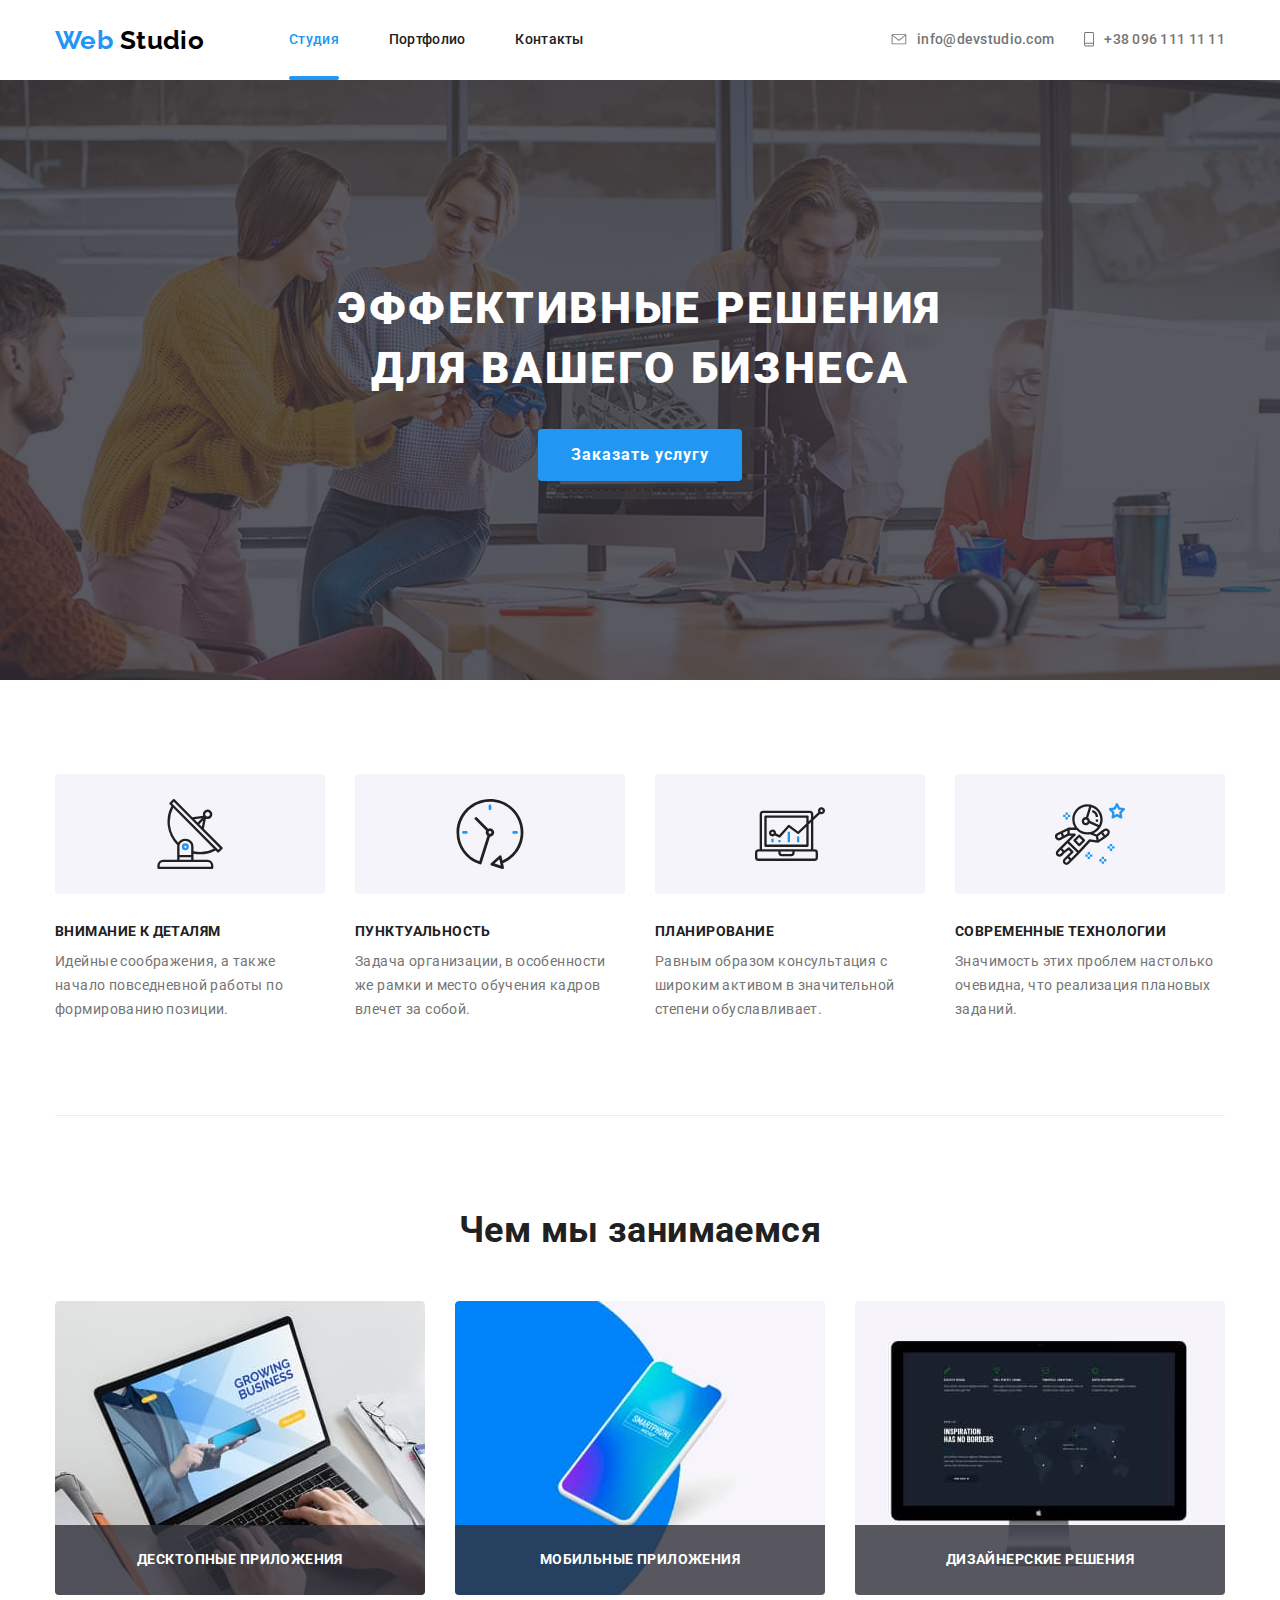
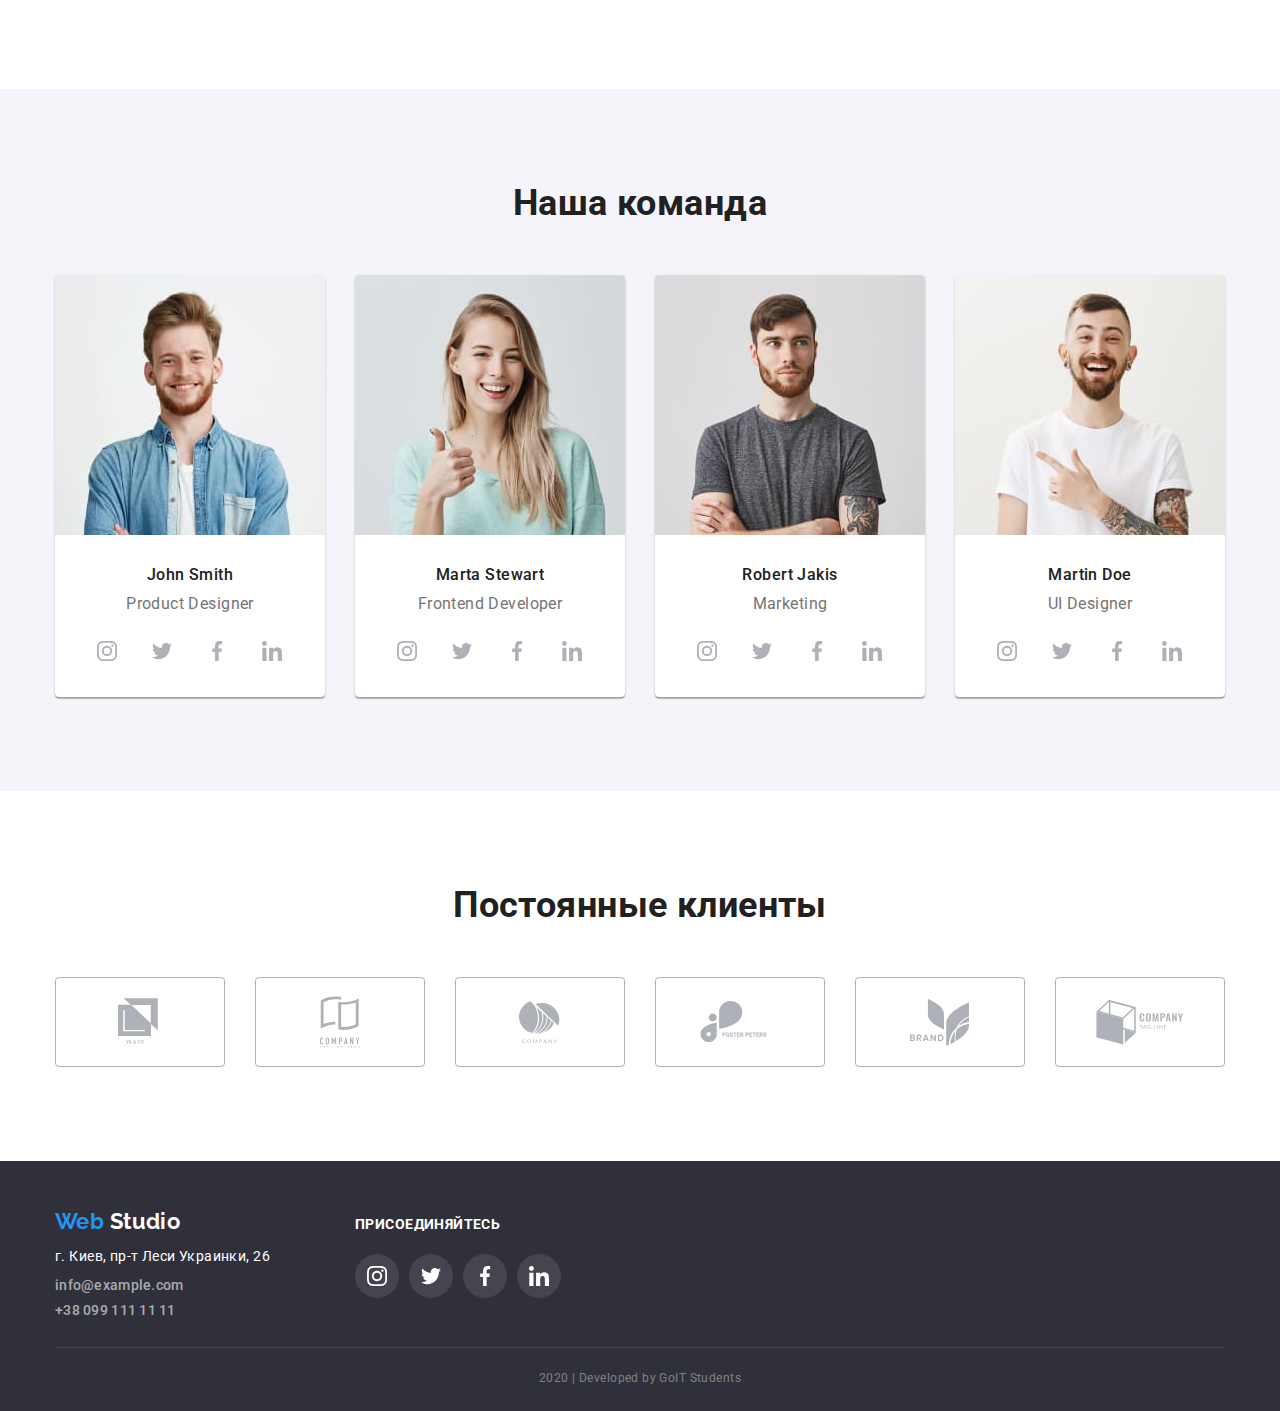
<file: index.html>
<!DOCTYPE html>
<html lang="ru">
<head>
  <meta charset="UTF-8">
  <meta name="viewport" content="width=device-width, initial-scale=1.0">
  <title>Document</title>
  <link href="https://fonts.googleapis.com/css2?family=Raleway:wght@400;700&family=Roboto:wght@400;500;700;900&display=swap" rel="stylesheet">
  <link rel="stylesheet" href="https://cdnjs.cloudflare.com/ajax/libs/modern-normalize/0.6.0/modern-normalize.min.css">
  <link rel="stylesheet" href="./css/styles.css">
</head>
<body>
  <header class="header-bar is-hidden">
    <div class="container">
      <nav class="main-nav">
        <a href="./index.html" class="logo">Web <span class="studio-logo">Studio</span></a>
        <ul class="list-nav list">
          <li class="item">
            <a href="./index.html" class="accent nav">Студия</a>
          </li>
          <li class="item"><a href="./portfolio.html" class="nav">Портфолио</a></li>
          <li class="item"><a href="" class="nav">Контакты</a></li>
        </ul>
      </nav>
      <ul class="contacts list">
          <li class="item">
            <a href="mailto:info@devstudio.com" class="mail">
              <svg class="link-icon" width="16px" height="11px" >
                <use href="./image/sprite.svg#envelope"></use> 
              </svg>
             info@devstudio.com
            </a>
          </li>
          <li class="item">
            <a href="tel:+380961111111" class="phone">
              <svg class="link-icon" width="10px" height="15px" >
                <use href="./image/sprite.svg#tel"></use> 
              </svg>
            +38 096 111 11 11
            </a>
          </li>
      </ul>
    </div>
  </header>
  <main>
    <!-- Hero -->
    <section class="hero">
        <div class="content-hero">
          <h1 class="hero-title">эффективные решения для вашего бизнеса</h1>
          <a href="" class="button">Заказать услугу</a>  
        </div>
    </section>
  
  <!-- секция наши преимущества -->
  <section class="advantages indent">
    <div class="container">
      <!-- <h2>Наши преимущества</h2> -->
      <ul class="list-advantages list">
        <!-- вставить svg, после урока по svg -->
          <li class="item">
            <div class="box-icon">
              <svg class="icon" width="70px" height="70px">
                <use href="./image/sprite.svg#antenna"></use> 
              </svg>
            </div>
            <h3 class="advantages-title direct-title">Внимание к деталям</h3>
            <p class="text">Идейные соображения, а также начало повседневной работы по формированию позиции.</p>
          </li>
          <li class="item">
            <div class="box-icon">
              <svg class="icon" width="70px" height="70px">
                <use href="./image/sprite.svg#time"></use> 
              </svg>
            </div>
           <h3 class="advantages-title direct-title">Пунктуальность</h3>
           <p class="text">Задача организации, в особенности же рамки и место обучения кадров влечет за собой.</p>
          </li>
          <li class="item">
            <div class="box-icon">
              <svg class="icon" width="70px" height="70px">
                <use href="./image/sprite.svg#computer"></use> 
              </svg>
            </div>
            <h3 class="advantages-title direct-title">Планирование</h3>
            <p class="text">Равным образом консультация с широким активом в значительной степени обуславливает.</p>
          </li>
          <li class="item">
            <div class="box-icon">
              <svg class="icon" width="70px" height="70px">
                <use href="./image/sprite.svg#astronaut"></use> 
              </svg>
            </div>
            <h3 class="advantages-title direct-title">Современные технологии</h3>
            <p class="text">Значимость этих проблем настолько очевидна, что реализация плановых заданий.</p>
          </li>
        </ul>   
    </div>
  </section>

  <!-- секция чем мы занимаемся -->
  <section class="work indent">
    <div class="container">
      <h2 class="work-heading main-title">Чем мы занимаемся</h2>
      <ul class="list-work list">
        <li class="item">
            <img src="./image/desktop.jpg" class="picture" alt="ноутбук" width="370" height="294">
          <div class="title-box">
            <h3 class="work-title direct-title">Десктопные приложения</h3>
          </div>
        </li>
        <li class="item">
          <img src="./image/mobile.jpg" class="picture" alt="мобильный телефон" width="370" height="294">
          <div class="title-box">
            <h3 class="work-title direct-title">Мобильные приложения</h3>
          </div>
        </li>
        <li class="item">
          <img src="./image/design.jpg" class="picture" alt="монитор с черной картой мира" width="370" height="294">
          <div class="title-box">         
            <h3 class="work-title direct-title">Дизайнерские решения</h3>
          </div>
        </li>
      </ul>
    </div>
  </section>

  <!-- секция наша команда -->
  <section class="team indent">
    <div class="container ">
      <h2 class="team-heading main-title">Наша команда</h2>
      <ul class="list-team list">
        <li class="item">
          <img class="team-image" src="./image/john.jpg" alt="Джон Смит" width="270" height="260">
          <h3 class="team-title">John Smith</h3>
          <p class="profession text">Product Designer</p>
          <!-- вставить svg -->
          <ul class="public list">
            <li class="item">
              <a href="" class="link" aria-label="Ccылка на Инстаграм">
                <svg class="link-icon" width="20px" height="20px" >
                  <use href="./image/sprite.svg#instagram"></use> 
                </svg>
              </a>
            </li>
            <li class="item">
              <a href="" class="link" aria-label="Ccылка на Твиттер">
                <svg class="link-icon" width="20px" height="20px">
                  <use href="./image/sprite.svg#twitter"></use> 
                </svg>
              </a>
            </li>
            <li class="item">
              <a href="" class="link" aria-label="Ccылка на Фейсбук">
                <svg class="link-icon" width="20px" height="20px">
                  <use href="./image/sprite.svg#facebook"></use> 
                </svg>
              </a>
            </li>
            <li class="item">
              <a href="" class="link" aria-label="Ccылка на Линкедин">
                <svg class="link-icon" width="20px" height="20px">
                  <use href="./image/sprite.svg#linkedin"></use> 
                </svg>
              </a>
            </li>
          </ul>
        </li>
        <li class="item">
          <img class="team-image" src="./image/marta.jpg" alt="Марта Стюарт" width="270" height="260">
          <h3 class="team-title">Marta Stewart</h3>
          <p class="profession text">Frontend Developer</p>
          <!-- вставить svg -->
          <ul class="public list">
            <li class="item">
              <a href="" class="link" aria-label="Ccылка на Инстаграм">
                <svg class="link-icon" width="20px" height="20px" >
                  <use href="./image/sprite.svg#instagram"></use> 
                </svg>
              </a>
            </li>
            <li class="item">
              <a href="" class="link" aria-label="Ccылка на Твиттер">
                <svg class="link-icon" width="20px" height="20px">
                  <use href="./image/sprite.svg#twitter"></use> 
                </svg>
              </a>
            </li>
            <li class="item">
              <a href="" class="link" aria-label="Ccылка на Фейсбук">
                <svg class="link-icon" width="20px" height="20px">
                  <use href="./image/sprite.svg#facebook"></use> 
                </svg>
              </a>
            </li>
            <li class="item">
              <a href="" class="link" aria-label="Ccылка на Линкедин">
                <svg class="link-icon" width="20px" height="20px">
                  <use href="./image/sprite.svg#linkedin"></use> 
                </svg>
              </a>
            </li>
          </ul>
        </li>
        <li class="item">
          <img class="team-image" src="./image/robert.jpg" alt="Роберт Якіс" width="270" height="260">
          <h3 class="team-title">Robert Jakis</h3>
          <p class="profession text">Marketing</p>
          <!-- вставить svg -->
          <ul class="public list">
            <li class="item">
              <a href="" class="link" aria-label="Ccылка на Инстаграм">
                <svg class="link-icon" width="20px" height="20px" >
                  <use href="./image/sprite.svg#instagram"></use> 
                </svg>
              </a>
            </li>
            <li class="item">
              <a href="" class="link" aria-label="Ccылка на Твиттер">
                <svg class="link-icon" width="20px" height="20px">
                  <use href="./image/sprite.svg#twitter"></use> 
                </svg>
              </a>
            </li>
            <li class="item">
              <a href="" class="link" aria-label="Ccылка на Фейсбук">
                <svg class="link-icon" width="20px" height="20px">
                  <use href="./image/sprite.svg#facebook"></use> 
                </svg>
              </a>
            </li>
            <li class="item">
              <a href="" class="link" aria-label="Ccылка на Линкедин">
                <svg class="link-icon" width="20px" height="20px">
                  <use href="./image/sprite.svg#linkedin"></use> 
                </svg>
              </a>
            </li>
          </ul>
        </li>
        <li class="item">
          <img class="team-image" src="./image/martin.jpg" alt="Мартин Доу" width="270" height="260">
          <h3 class="team-title">Martin Doe</h3>
          <p class="profession text">UI Designer</p>
          <!-- вставить svg -->
          <ul class="public list">
            <li class="item">
              <a href="" class="link" aria-label="Ccылка на Инстаграм">
                <svg class="link-icon" width="20px" height="20px" >
                  <use href="./image/sprite.svg#instagram"></use> 
                </svg>
              </a>
            </li>
            <li class="item">
              <a href="" class="link" aria-label="Ccылка на Твиттер">
                <svg class="link-icon" width="20px" height="20px">
                  <use href="./image/sprite.svg#twitter"></use> 
                </svg>
              </a>
            </li>
            <li class="item">
              <a href="" class="link" aria-label="Ccылка на Фейсбук">
                <svg class="link-icon" width="20px" height="20px">
                  <use href="./image/sprite.svg#facebook"></use> 
                </svg>
              </a>
            </li>
            <li class="item">
              <a href="" class="link" aria-label="Ccылка на Линкедин">
                <svg class="link-icon" width="20px" height="20px">
                  <use href="./image/sprite.svg#linkedin"></use> 
                </svg>
              </a>
            </li>
          </ul>
        </li>
      </ul>  
    </div>
  </section>

  <!--секция постоянные клиенты -->
  <section class="clients indent">
    <div class="container">
      <h2 class="main-title">Постоянные клиенты</h2>
    <!-- вставить лого настоящих компаний -->
      <ul class="list-clients list">
        <li class="item">
            <a href="" class="link box-icon" aria-label="Ccылка на сайт компании 1">
              <svg class="link-icon" width="44px" height="49px" >
                <use href="./image/sprite.svg#logo1"></use> 
              </svg>
            </a>
        </li>
        <li class="item">
            <a href="" class="link box-icon" aria-label="Ccылка на сайт компании 2">
              <svg class="link-icon" width="40px" height="52px" >
                <use href="./image/sprite.svg#logo2"></use> 
              </svg>
            </a>
        </li>
        <li class="item">
            <a href="" class="link box-icon" aria-label="Ccылка на сайт компании 3">
              <svg class="link-icon" width="41px" height="43px" >
                <use href="./image/sprite.svg#logo3"></use> 
              </svg>
            </a>
        </li>
        <li class="item">
            <a href="" class="link box-icon" aria-label="Ccылка на сайт компании 4">
              <svg class="link-icon" width="80px" height="42px" >
                <use href="./image/sprite.svg#logo4"></use> 
              </svg>
            </a>
        </li>
        <li class="item">
            <a href="" class="link box-icon" aria-label="Ccылка на сайт компании 5">
              <svg class="link-icon" width="59px" height="47px" >
                <use href="./image/sprite.svg#logo5"></use> 
              </svg>
            </a>
        </li>
        <li class="item">
            <a href="" class="link box-icon" aria-label="Ccылка на сайт компании 6">
              <svg class="link-icon" width="88px" height="45px" >
                <use href="./image/sprite.svg#logo6"></use> 
              </svg>
            </a>
        </li>
      </ul>
    </div> 
  </section>   
  </main>

  <!-- footer -->
  <footer class="footer">
    <div class="container">
      <div class="content">
        <div class="box-address">
          <a href="./index.html" class="logo">Web <span class="studio-logo">Studio</span></a>
          <address class="address">г. Киев, пр-т Леси Украинки, 26 
          <a href="mailto:info@example.com" class="mail">info@example.com</a>
          <a href="tel:+380991111111" class="phone">+38 099 111 11 11</a>
          </address>
        </div>

        <div class="box-appeal">
          <p class="appeal text">присоединяйтесь</p>
          <ul class="public list">
            <li class="item">
              <a href="" class="link" aria-label="Ccылка на Инстаграм">
                <svg class="link-icon" width="20px" height="20px" >
                  <use href="./image/sprite.svg#instagram"></use> 
                </svg>
              </a>
            </li>
            <li class="item">
              <a href="" class="link" aria-label="Ccылка на Твиттер">
                <svg class="link-icon" width="20px" height="20px">
                  <use href="./image/sprite.svg#twitter"></use> 
                </svg>
              </a>
            </li>
            <li class="item">
              <a href="" class="link" aria-label="Ccылка на Фейсбук">
                <svg class="link-icon" width="20px" height="20px">
                  <use href="./image/sprite.svg#facebook"></use> 
                </svg>
              </a>
            </li>
            <li class="item">
              <a href="" class="link" aria-label="Ccылка на Линкедин">
                <svg class="link-icon" width="20px" height="20px">
                  <use href="./image/sprite.svg#linkedin"></use> 
                </svg>
              </a>
            </li>
          </ul>
        </div>
      </div>
      <p class="copyright text">2020 | Developed by GoIT Students</p>
    </div>
  </footer>
</body>
</html>
</file>
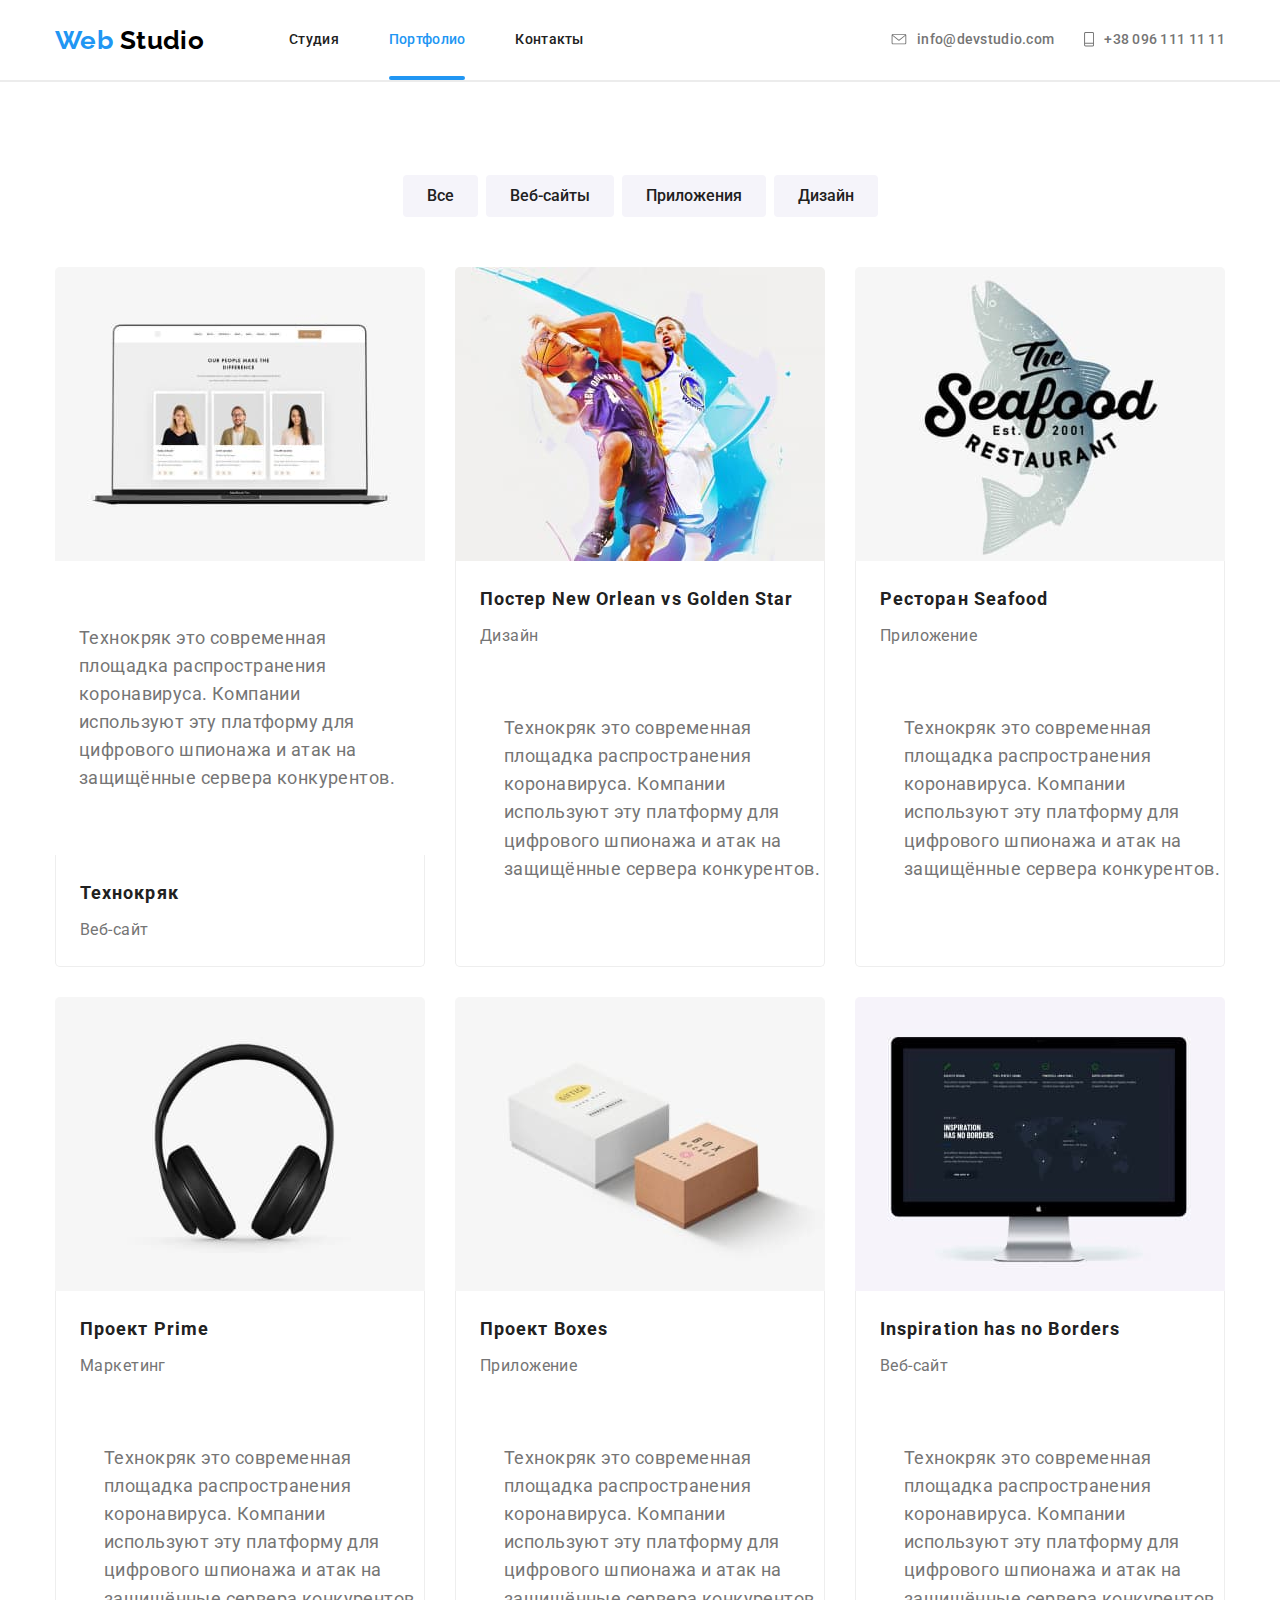
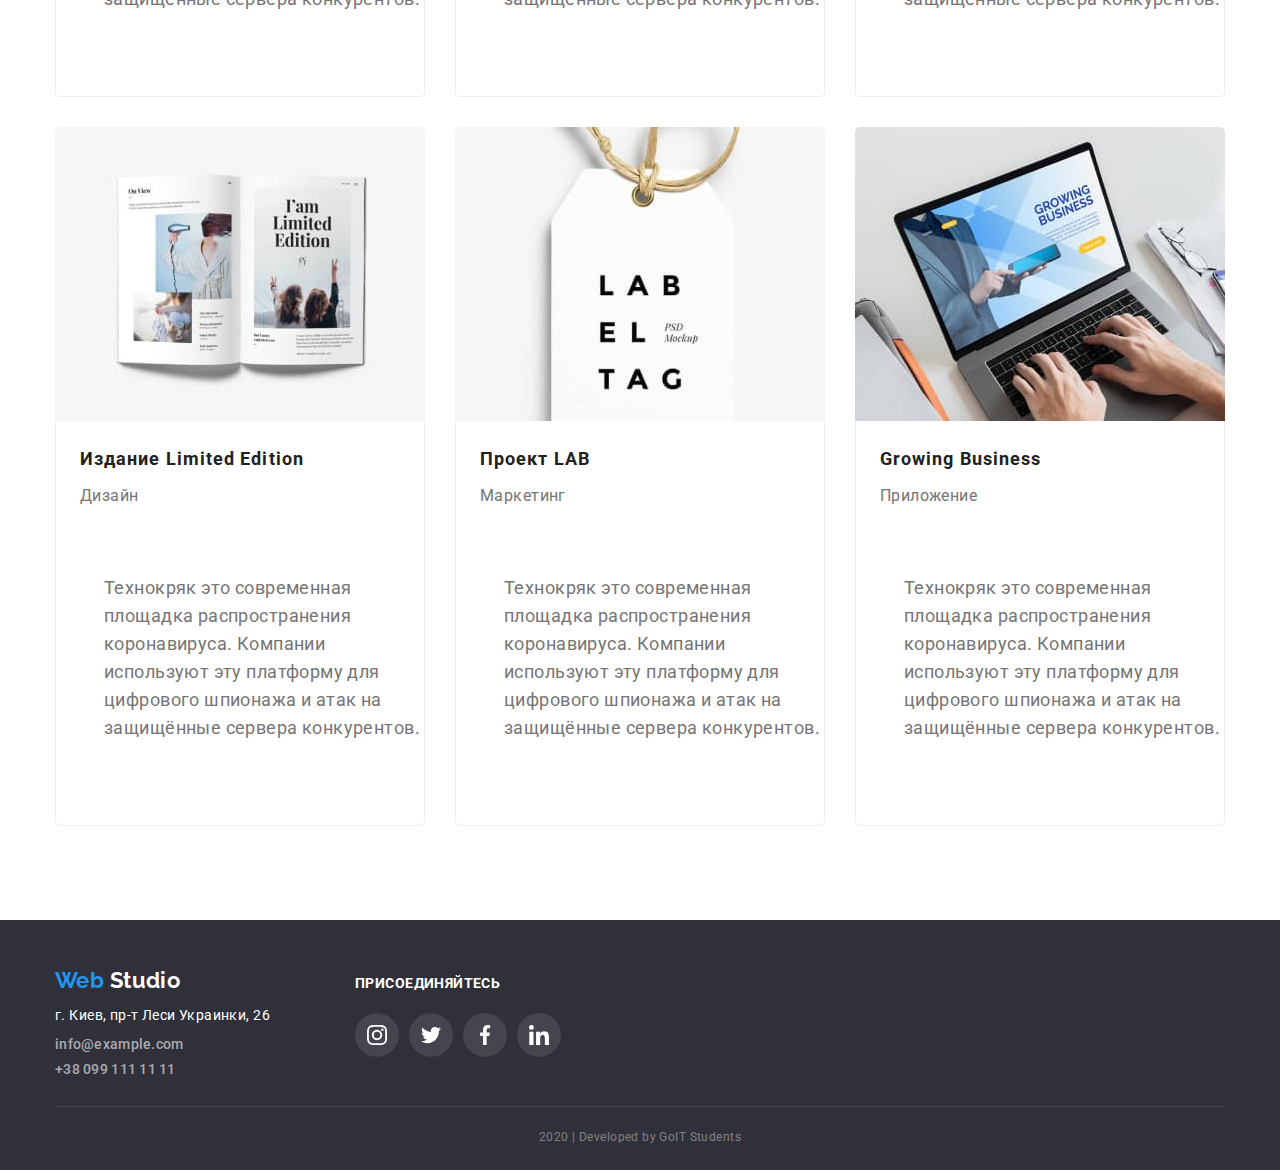
<file: portfolio.html>
<!DOCTYPE html>
<html lang="ru">
<head>
  <meta charset="UTF-8">
  <meta name="viewport" content="width=device-width, initial-scale=1.0">
  <title>Document</title>
  <link href="https://fonts.googleapis.com/css2?family=Raleway:wght@400;700&family=Roboto:wght@400;500;700;900&display=swap" rel="stylesheet">
  <link rel="stylesheet" href="https://cdnjs.cloudflare.com/ajax/libs/modern-normalize/0.6.0/modern-normalize.min.css">
  <link rel="stylesheet" href="./css/styles.css">
</head>
<body>
  <header class="header-bar">
    <div class="container">
      <nav class="main-nav">
        <a href="./index.html" class="logo">Web <span class="studio-logo">Studio</span></a>
        <ul class="list-nav list">
          <li class="item"><a href="./index.html" class="nav">Студия</a></li>
          <li class="item"><a href="./portfolio.html" class="accent nav">Портфолио</a></li>
          <li class="item"><a href="" class="nav">Контакты</a></li>
        </ul>
      </nav>
      <ul class="contacts list">
          <li class="item">
            <a href="mailto:info@devstudio.com" class="mail">
              <svg class="link-icon" width="16px" height="11px" >
                <use href="./image/sprite.svg#envelope"></use> 
              </svg>
             info@devstudio.com
            </a>
          </li>
          <li class="item">
            <a href="tel:+380961111111" class="phone">
              <svg class="link-icon" width="10px" height="15px" >
                <use href="./image/sprite.svg#tel"></use> 
              </svg>
            +38 096 111 11 11
            </a>
          </li>
      </ul>
    </div>
  </header>
  <main>
  <!-- секция портфолио -->
    <section class="portfolio container">
    <ul class="list-button list">
      <li class="item-button"><button type="button" class="button-portfolio">Все</button></li>
      <li class="item-button"><button type="button" class="button-portfolio">Веб-сайты</button></li>
      <li class="item-button"><button type="button" class="button-portfolio">Приложения</button></li>
      <li class="item-button"><button type="button" class="button-portfolio">Дизайн</button></li>
    </ul>
    <ul class="list-portfolio list">
      <li class="item">
        <div class="description-box">
          <img class="img-portfolio" src="./image/techno.jpg" alt="профили трех сотрудников на мониторе ноутбука" width="370px" height="294">
          <p class="description text">Технокряк это современная площадка распространения коронавируса.
            Компании используют эту платформу для цифрового шпионажа и атак 
            на защищённые сервера конкурентов.</p>  
        </div>
        <div class="portfolio-content">
          <h2 class="portfolio-title">Технокряк</h2>
          <p class="category text">Веб-сайт</p>
          
        </div>
      </li>
      <li class="item">
        <img class="img-portfolio" src="./image/poster-new.jpg" alt="два баскетбоиста" width="370px" height="294">
        <div class="portfolio-content">
          <h2 class="portfolio-title">Постер New Orlean vs Golden Star</h2>
          <p class="category text">Дизайн</p>
          <p class="description text">Технокряк это современная площадка распространения коронавируса.
          Компании используют эту платформу для цифрового шпионажа и атак 
          на защищённые сервера конкурентов.</p>
        </div>
      </li>
      <li class="item">
        <img class="img-portfolio" src="./image/seafood.jpg" alt="логотип ресторана" width="370px" height="294">
        <div class="portfolio-content">
          <h2 class="portfolio-title">Ресторан Seafood</h2>
          <p class="category text">Приложение</p>
          <p class="description text">Технокряк это современная площадка распространения коронавируса.
          Компании используют эту платформу для цифрового шпионажа и атак 
          на защищённые сервера конкурентов.</p>
        </div>
      </li>
      <li class="item">
        <img class="img-portfolio" src="./image/prime.jpg" alt="наушники" width="370px" height="294">
        <div class="portfolio-content">
          <h2 class="portfolio-title">Проект Prime</h2>
          <p class="category text">Маркетинг</p>
          <p class="description text">Технокряк это современная площадка распространения коронавируса.
          Компании используют эту платформу для цифрового шпионажа и атак 
          на защищённые сервера конкурентов.</p>
        </div>
      </li>
      <li class="item">
        <img class="img-portfolio" src="./image/boxes.jpg" alt="две коробки" width="370px" height="294">
        <div class="portfolio-content">
          <h2 class="portfolio-title">Проект Boxes</h2>
          <p class="category text">Приложение</p>
          <p class="description text">Технокряк это современная площадка распространения коронавируса.
          Компании используют эту платформу для цифрового шпионажа и атак 
          на защищённые сервера конкурентов.</p>
        </div>
      </li>
      <li class="item">
        <img class="img-portfolio" src="./image/inspiration.jpg" alt="монитор компьютера" width="370px" height="294">
        <div class="portfolio-content">
          <h2 class="portfolio-title">Inspiration has no Borders</h2>
          <p class="category text">Веб-сайт</p>
          <p class="description text">Технокряк это современная площадка распространения коронавируса.
          Компании используют эту платформу для цифрового шпионажа и атак 
          на защищённые сервера конкурентов.</p>
        </div>
      </li>
      <li class="item">
        <img class="img-portfolio" src="./image/LE.jpg" alt="журнал глянцевый" width="370px" height="294">
        <div class="portfolio-content">
          <h2 class="portfolio-title">Издание Limited Edition</h2>
          <p class="category text">Дизайн</p>
          <p class="description text">Технокряк это современная площадка распространения коронавируса.
          Компании используют эту платформу для цифрового шпионажа и атак 
          на защищённые сервера конкурентов.</p>
        </div>
      </li>
      <li class="item">
        <img class="img-portfolio" src="./image/lab.jpg" alt="ярлык бумажный" width="370px" height="294">
        <div class="portfolio-content">
          <h2 class="portfolio-title">Проект LAB</h2>
          <p class="category text">Маркетинг</p>
          <p class="description text">Технокряк это современная площадка распространения коронавируса.
          Компании используют эту платформу для цифрового шпионажа и атак 
          на защищённые сервера конкурентов.</p>
        </div>  
      </li>
      <li class="item">
      <img class="img-portfolio" src="./image/growing-business.jpg" alt="ноутбук" width="370px" height="294">
      <div class="portfolio-content">  
        <h2 class="portfolio-title">Growing Business</h2>
        <p class="category text">Приложение</p>
        <p class="description text">Технокряк это современная площадка распространения коронавируса.
        Компании используют эту платформу для цифрового шпионажа и атак 
        на защищённые сервера конкурентов.</p>
      </div>
      </li>
    </ul>
    </section>
  </main>
  <!-- footer -->
  <footer class="footer">
    <div class="container">
      <div class="content">
        <div class="box-address">
          <a href="./index.html" class="logo">Web <span class="studio-logo">Studio</span></a>
          <address class="address">г. Киев, пр-т Леси Украинки, 26 
          <a href="mailto:info@example.com" class="mail">info@example.com</a>
          <a href="tel:+380991111111" class="phone">+38 099 111 11 11</a>
          </address>
        </div>

        <div class="box-appeal">
          <p class="appeal text">присоединяйтесь</p>
          <ul class="public list">
            <li class="item">
              <a href="" class="link" aria-label="Ccылка на Инстаграм">
                <svg class="link-icon" width="20px" height="20px" >
                  <use href="./image/sprite.svg#instagram"></use> 
                </svg>
              </a>
            </li>
            <li class="item">
              <a href="" class="link" aria-label="Ccылка на Твиттер">
                <svg class="link-icon" width="20px" height="20px">
                  <use href="./image/sprite.svg#twitter"></use> 
                </svg>
              </a>
            </li>
            <li class="item">
              <a href="" class="link" aria-label="Ccылка на Фейсбук">
                <svg class="link-icon" width="20px" height="20px">
                  <use href="./image/sprite.svg#facebook"></use> 
                </svg>
              </a>
            </li>
            <li class="item">
              <a href="" class="link" aria-label="Ccылка на Линкедин">
                <svg class="link-icon" width="20px" height="20px">
                  <use href="./image/sprite.svg#linkedin"></use> 
                </svg>
              </a>
            </li>
          </ul>
        </div>
      </div>
      <p class="copyright text">2020 | Developed by GoIT Students</p>
    </div>
  </footer>
</body>
</html>
</file>
<file: css/styles.css>
/* index */
:root {
  --primary-text-color: #757575;
  --title-text-color: #212121;
  --accent-color: #2196F3;
  --primary-bg-color: #ffffff;
  --header-logo-color: #000000;
  --hero-text-color:#ffffff;
  --work-title-text-color:#ffffff;
  --team-bg-color:#F5F4FA;
  --footer-logo-color:#ffffff;
  --footer-bg-color:#2F303A;
  --primary-footer-text-color:#ffffff;
  --footer-text-color: rgba(255, 255, 255, 0.6);
  --copyright-text-color: rgba(255, 255, 255, 0.4);
}
/* html {
  box-sizing: border-box;
} */

/* *,*::before,*::after { box-sizing: inherit;} */

body {
  font-family: 'Roboto', sans-serif;
  font-size: 14px;
  line-height: 1.71;
  color: var(--primary-text-color);
  background-color: var(--primary-bg-color);
  letter-spacing: 0.03em;
}
a{
  text-decoration:none;
}
h1, h2, h3, h4, h5, h6{
  color: var(--title-text-color);
  /* font-weight: 700; */
  margin-top: 0;
  margin-bottom: 0;
}
.text {
  margin: 0;
}
.list {
  list-style: none;
  margin: 0px;
  padding: 0px;
}
/* утилита */
.container {
  width: 1200px;
  padding-left: 15px;
  padding-right: 15px;
  margin-left: auto;
  margin-right: auto;
  /* outline: 2px solid green; */
}
/* header */
.header-bar {
  border-bottom: 2px solid #ECECEC;
}
.is-hidden {
  border: hidden; 
}
.nav {
  display: block;
  padding: 32px 0px;
  color: var(--title-text-color);
  font-weight: 500;
  font-size: 14px;
  line-height: 1.14;
  letter-spacing: 0.02em; 
}
.list-nav{
  display: flex;
  margin-left: 85px;
}
.list-nav .item:not(:last-child) {
  margin-right: 50px;
}
.contacts {
  display: flex;
  margin-left: auto;
}
.contacts .item:not(:last-child) {
  margin-right: 30px;
}
.main-nav{
  display: flex;
  align-items: center;
}
.header-bar .container{
  display: flex;
  align-items: center;
}
.accent {
  position: relative;
  color: var(--accent-color)
}
.accent::before {
  content: "";
  position: absolute;
  margin: 0 auto;

  bottom: 0;
  left: 0;
  right: 0;
  width: auto;
  height: 4px;
  border-radius: 2px;
  background-color: var(--accent-color);
}
.nav:focus, 
.nav:hover {
  color: var(--accent-color)
}
.logo {
  font-family: Raleway, sans-serif;;
  font-weight: 700;
  font-size: 26px;
  line-height: 1.19;
  color: var(--accent-color)
}
.studio-logo {
  color:var(--header-logo-color);
}
.mail, .phone{
  display: flex;
  align-items: center;
  font-weight: 500;
  color: var(--primary-text-color);
  line-height: 1.14;
  letter-spacing: 0.02em;
}
.mail:hover, .mail:focus,
.phone:hover, .phone:focus {
  color: var(--accent-color);
  --color3: var(--accent-color)
 }
 .contacts .link-icon {
   margin-right: 10px;
 }
/* main */
/* Hero */

.hero {
  display: flex;
  justify-content: center;
  align-items: center;
  text-align: center;

  max-width: 1600px;
  height: 600px;
  margin-left: auto;
  margin-right: auto;
  background-color: black;
  background-image: linear-gradient(
  to right,
rgba(47, 48, 58, 0.8), 
rgba(47, 48, 58, 0.8)),
  url('../image/hero.jpg');
  background-repeat: no-repeat;
  background-position: 50% 50%;
  background-size: cover;
}
.content-hero {
  width: 696px;
}
.hero-title {
  margin-bottom: 30px;

  font-weight: 900;
  font-size: 44px;
  color: var(--hero-text-color);
  line-height: 1.36;
  
  letter-spacing: 0.06em;
  text-transform: uppercase;
}
.button { 
  display: inline-block;
  width: auto;
  border-radius: 4px;
  padding: 10px 32px;

  border: 1px solid transparent;
  font-family: Roboto, sans-serif;
  font-weight: 700;
  font-size: 16px;
  color: var(--hero-text-color);
  background-color: var(--accent-color);
  line-height: 1.9;
  
  letter-spacing: 0.06em;
}

/* Утилита отступ в секциях */
.indent {
  padding-top: 94px;
  padding-bottom: 94px;
}
/* утилита на h2 */
.main-title {
  font-size: 36px;
  line-height: 1.16;
  text-align: center;
  margin-bottom: 50px;
}
/* утилита на h3 */
.direct-title {
  font-size: 14px;
  line-height: 1.14;
  text-transform: uppercase;
}

/* секция наши преимущества */

/* добавил фон для катринок svg/, удалить после урока */

.advantages {
  position: relative;
}
.advantages::after {
  content: "";
  position: absolute;
  margin: 0 auto;
  bottom: 0;
  left: 0;
  right: 0;

  
  width: 1170px;
  border-bottom: 1px solid #ECECEC;
}

.advantages .box-icon {
  display: flex;
  justify-content: center;
  align-items: center;
  margin-bottom: 30px;
  width: 270px;
  height: 120px;
  background: #F5F4FA;
  border-radius: 4px;
}
.list-advantages {
display: flex;
}
.list-advantages .item {
width:calc((100% - 90px) / 4);
}
.list-advantages .item:not(:last-child) {
  margin-right: 30px;
}
.advantages-title {
  margin-bottom: 10px;
}

/* секция чем мы занимаемся */

.list-work {
  display: flex;
  }
  .list-work .item {
  width:calc((100% - 60px) / 3);
  border-radius: 4px;
  overflow: hidden;
  }
  .list-work .item:not(:last-child) {
    margin-right: 30px;
  }
  /* после размещения текста на картинке оптимизировать */
  .list-work .picture {
    display: block;
    border-radius: 4px;
  }
  .list-work .item {
    position: relative;
  }
  .title-box {
    position: absolute;
    bottom: 0;
    width: 100%;
    height: 70px;
    background-color: rgba(47, 48, 58, 0.8);
  }
  .work-title {
    position: absolute;
    text-align: center;
    width: 100%;
    top: 50%;
    left: 50%;
    transform: translate(-50%, -50%);
    color: var(--work-title-text-color); 
  }

  /* секция наша команда */
.team {
  background-color: var(--team-bg-color);
}
.team-title{
  margin-bottom: 10px;
  font-weight: 500;
  font-size: 16px;
  line-height: 1.19;
  text-align: center;
}
.profession {
  margin-bottom: 16px;
  font-weight: 400;
  font-size: 16px;
  line-height: 1.19;
  text-align: center;
} 
.list-team {
  display: flex;
}
.list-team .item {
  width:calc((100% - 90px) / 4);
  background-color: var(--primary-bg-color);
  box-shadow: 0px 2px 1px rgba(0, 0, 0, 0.2), 
  0px 1px 1px rgba(0, 0, 0, 0.14), 
  0px 1px 3px rgba(0, 0, 0, 0.12);
  
  border-radius: 4px;
  overflow: hidden;
}
.list-team .item:not(:last-child) {
  margin-right: 30px;
}
.team-image {
  display: block;
  margin-bottom: 30px;
}
.public {
  display: flex;
  justify-content: center;
  margin-bottom: 24px;
}
  /* удалить размер и цвет, вставить svg*/
.public .item {
  /* width: auto; */
  box-shadow: none;
}
.public .item:not(:last-child) {
  margin-right: 10px;
 }
.public .link {
  display: flex;
  justify-content: center;
  align-items: center;
  width: 44px;
  height: 44px;
  padding: 0;
  border: none;
  border-radius: 50%;
}
.public .link:hover {
  background-color: var(--accent-color);
  --color4: var(--team-bg-color);
}


/* секция постоянные клиенты */
.list-clients {
  display: flex;
}
 /* удалить размеры после урока по svg */
.list-clients .item {
  width:calc((100% - 150px) / 6);
}

.list-clients .item:not(:last-child) {
 margin-right: 30px;
}
.list-clients .box-icon {
  display: flex;
  justify-content: center;
  align-items: center;

  width: 170px;
  height: 90px;
  border: 1px solid #AFB1B8;
  border-radius: 4px;
}
.list-clients .box-icon:hover {
  --color4: var(--accent-color);
  border-color: var(--accent-color);
}

/* footer */
.footer{
  background-color: var(--footer-bg-color);
}
.box-address {
  width: 231px;
}
.footer .logo {
  display: block;
  font-size: 22px;
  line-height: 1.18;
  margin-bottom: 10px;
}
.footer .studio-logo {
  color: var(--footer-logo-color);
}
.footer .address {
  display: flex;
  flex-direction: column;
  color: var(--primary-footer-text-color);
  font-style: normal;
}
.footer .mail,
.footer .phone {
  display: inline-block;
  margin-top: 9px;
  color: var(--footer-text-color);
}
.appeal {
  margin-bottom: 21px;
  color: var(--primary-footer-text-color);
  font-weight: 700;
  line-height: 1.14;
  text-transform: uppercase;
}
.box-appeal {
  margin-left: 69px;
}
.footer .content {
  display: flex;
  align-items: baseline;
  padding-top: 48px;
  padding-bottom: 28px;
  border-bottom: 1px solid rgba(255, 255, 255, 0.1);
}
.box-appeal .public {
  margin-bottom: 0px;
}
.box-appeal .link {
  background-color: rgba(255, 255, 255, 0.1);
}
.box-appeal .link:hover {
  background-color: var(--accent-color);
}
.box-appeal .link-icon{
  --color4: var(--primary-footer-text-color);
}
.copyright {
  padding-top: 18px;
  padding-bottom: 21px;
  color: var(--copyright-text-color);
  font-size: 12px;
  line-height: 2;
  text-align: center;
}

/* portfolio */
.portfolio {
  padding-top: 93px;
  padding-bottom: 94px;
}
.button-portfolio {
  padding: 6px 22px;

  border: 2px solid transparent;
  border-radius: 4px;
  font-family: Roboto, sans-serif;
  font-weight: 500;
  font-size: 16px;
  line-height: 1.62;
  text-align: center;
  color: var(--title-text-color);
  background-color: #F5F4FA;
}
 .list-button{
  display: flex;
  justify-content: center;
  margin-bottom: 50px;
}
.list-button .item-button:not(:last-child) {
  margin-right: 8px;
}
.button-portfolio:focus, 
.button-portfolio:hover{
  box-shadow: 0px 2px 2px rgba(0, 0, 0, 0.12),
  0px 1px 2px rgba(0, 0, 0, 0.08), 
  0px 3px 1px rgba(0, 0, 0, 0.1);
  background-color: var(--accent-color);
  color: var(--primary-bg-color);
}
.img-portfolio {
  display: block;
}
.list-portfolio {
  display: flex;
  flex-wrap: wrap;
}
.list-portfolio .item {
  position: relative;
  width: calc((100% - 60px) / 3);
  margin-right: 30px;
  margin-bottom: 30px;
  border-top-left-radius: 5px;
  border-top-right-radius: 5px;
  overflow: hidden;
  /* background-color: green; */
}
.list-portfolio .item:hover {
  box-shadow: 1px 4px 6px rgba(0, 0, 0, 0.16), 
  0px 4px 4px rgba(0, 0, 0, 0.06), 
  0px 1px 1px rgba(0, 0, 0, 0.12);
  border-radius: 5px;
}

.list-portfolio .item:nth-child(3n) {
 margin-right: 0px;
}
.list-portfolio .item:nth-last-child(-n + 3) {
  margin-bottom: 0px;
}
.portfolio-content {
padding: 20px 24px;

border: 1px solid #eeeeee;
border-top: hidden;
border-bottom-left-radius: 5px;
border-bottom-right-radius: 5px;
}
.description-box {

}
.description {
  padding: 63px 24px;
  width: 370px;
  font-size: 18px;
  line-height: 1.56; 
  /* opacity: 0; */
}

.portfolio-title {
  margin-bottom: 4px;

  font-size: 18px;
  line-height: 2;
  letter-spacing: 0.06em;
}
.category {
  font-size: 16px;
  line-height: 1.9;
}
/* скрыл что бы не мешал */


  
  /* .description {
    background-color: var(--accent-color);
    color: var(--primary-bg-color);
  } */
  /* оформить ccылки с лого после урока по svg */
</file>
